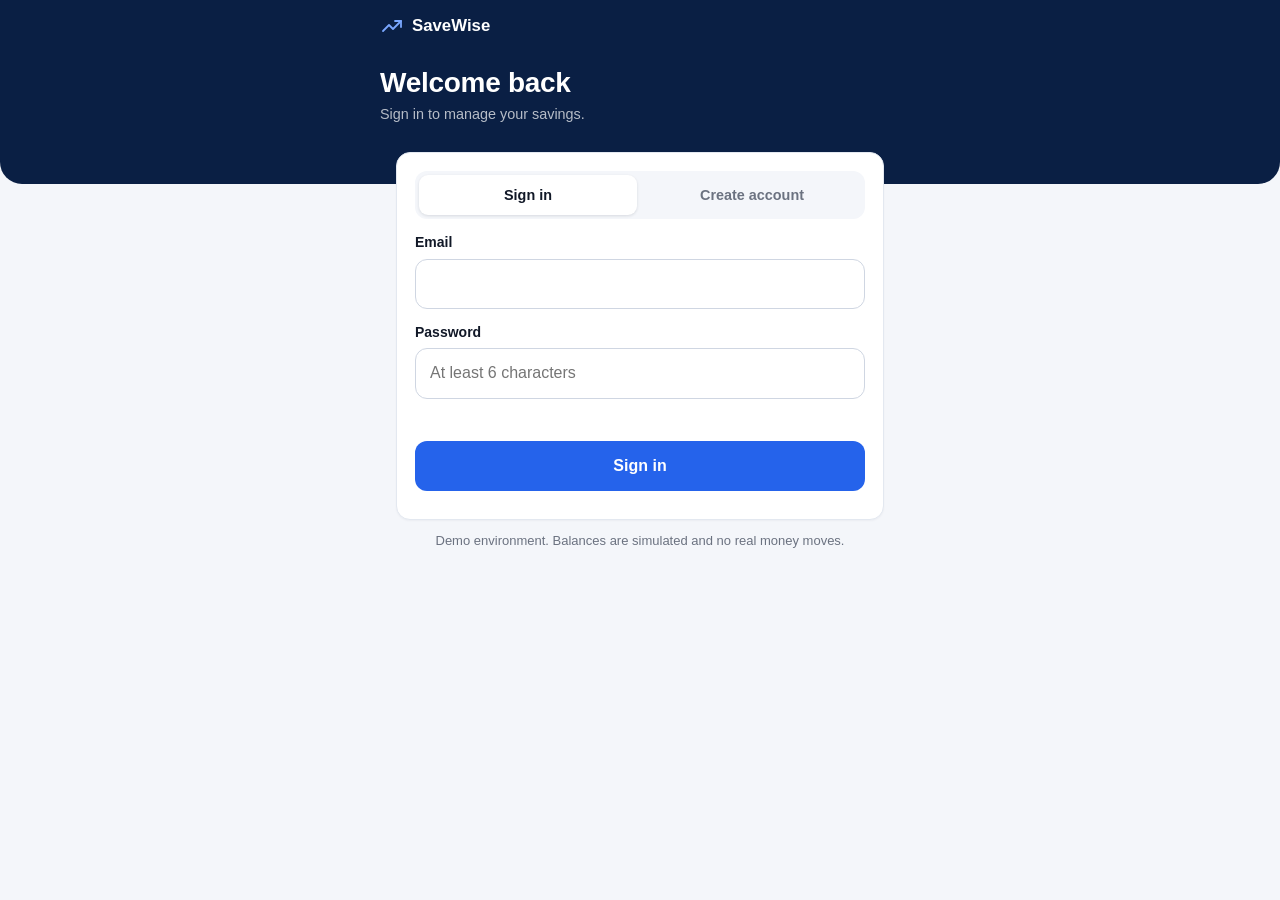
<file: index.html>
<!DOCTYPE html>
<html lang="en">
<head>
<meta charset="UTF-8">
<meta name="viewport" content="width=device-width, initial-scale=1, viewport-fit=cover">
<meta name="theme-color" content="#0a1f44">
<title>Sign in · SaveWise</title>
<link rel="icon" href="icon.svg" type="image/svg+xml">
<link rel="stylesheet" href="style.css">
</head>
<body data-page="login">
<header class="top">
  <div class="wrap">
    <div class="hbar"><div class="brand"><i data-ic="logo" data-s="24"></i><span>SaveWise</span></div></div>
    <h1 class="title">Welcome back</h1>
    <p class="sub">Sign in to manage your savings.</p>
  </div>
</header>
<main class="container">
  <section class="card">
    <div class="seg" id="authTabs">
      <button type="button" data-mode="login" class="on">Sign in</button>
      <button type="button" data-mode="register">Create account</button>
    </div>
    <form id="authForm" novalidate>
      <div id="nameField" style="display:none">
        <label class="lbl" for="full_name">Full name</label>
        <input class="input" id="full_name" type="text" autocomplete="name">
      </div>
      <label class="lbl" for="email">Email</label>
      <input class="input" id="email" type="email" inputmode="email" autocomplete="email">
      <label class="lbl" for="password">Password</label>
      <input class="input" id="password" type="password" autocomplete="current-password" placeholder="At least 6 characters">
      <div class="form-err" id="authErr"></div>
      <button class="btn btn-primary" id="authSubmit" type="submit">Sign in</button>
    </form>
    <p class="small center" id="authHint" style="margin-top:10px"></p>
  </section>
  <p class="small center">Demo environment. Balances are simulated and no real money moves.</p>
</main>
<script src="config.js"></script>
<script src="app.js"></script>
</body>
</html>
</file>
<file: style.css>
:root{
  --navy:#0a1f44;--blue:#2563eb;--blue-soft:#eaf1ff;--bg:#f4f6fa;--surface:#fff;
  --line:#e3e8f0;--text:#111827;--muted:#6b7280;
  --green:#15803d;--green-soft:#e6f4ea;--red:#b42318;--red-soft:#fdecea;--radius:14px;
}
*{box-sizing:border-box;margin:0;padding:0;-webkit-tap-highlight-color:transparent}
html{-webkit-text-size-adjust:100%}
body{font-family:-apple-system,BlinkMacSystemFont,"Segoe UI",Roboto,Helvetica,Arial,sans-serif;background:var(--bg);color:var(--text);min-height:100vh;padding-bottom:calc(84px + env(safe-area-inset-bottom));font-size:16px;line-height:1.4;font-variant-numeric:tabular-nums}
a{color:var(--blue);text-decoration:none}
button{font:inherit;cursor:pointer;border:0;background:none;color:inherit}
[data-ic]{display:inline-flex}
.ic{display:block;flex-shrink:0}
h1,h2,h3{line-height:1.2;font-weight:700}
h2{font-size:1rem;margin-bottom:12px}
h3{font-size:1.05rem}
small,.small{font-size:.8125rem;color:var(--muted)}
.muted{color:var(--muted)}
.center{text-align:center}

/* HEADER */
.top{background:var(--navy);color:#fff;padding:calc(14px + env(safe-area-inset-top)) 20px 60px;border-radius:0 0 22px 22px}
.wrap{max-width:520px;margin:0 auto}
.hbar{display:flex;justify-content:space-between;align-items:center;margin-bottom:28px}
.brand{display:flex;align-items:center;gap:8px;font-weight:700;font-size:1.05rem}
.brand .ic{color:#7aa7ff}
.ghost-btn{display:flex;align-items:center;gap:6px;color:rgba(255,255,255,.75);font-size:.875rem;padding:6px 0}
.eyebrow{font-size:.875rem;color:rgba(255,255,255,.7);margin-bottom:4px}
.amount{font-size:2.5rem;font-weight:700;letter-spacing:-.02em}
.title{font-size:1.75rem;font-weight:700;letter-spacing:-.01em}
.sub{font-size:.9rem;color:rgba(255,255,255,.7);margin-top:4px}
.stats{display:grid;grid-template-columns:repeat(3,1fr);gap:8px;margin-top:20px}
.stat{background:rgba(255,255,255,.08);border-radius:12px;padding:10px 12px}
.stat span{display:block;font-size:.72rem;color:rgba(255,255,255,.65);margin-bottom:2px}
.stat b{font-size:.95rem;font-weight:600}
.actions{display:grid;grid-template-columns:1fr 1fr;gap:10px;margin-top:20px}
.actions.one{grid-template-columns:1fr}

/* LAYOUT */
.container{max-width:520px;margin:-32px auto 0;padding:0 16px}
.card{background:var(--surface);border:1px solid var(--line);border-radius:var(--radius);padding:18px;margin-bottom:12px;box-shadow:0 1px 2px rgba(16,24,40,.04)}
.card-head{display:flex;justify-content:space-between;align-items:center;margin-bottom:12px;gap:10px}
.card-head h2{margin-bottom:0}
.empty{text-align:center;padding:26px 18px}
.empty p{font-weight:600;margin-bottom:4px}
.empty .btn{margin-top:14px}
.split{display:flex;justify-content:space-between;align-items:flex-start;gap:10px;margin-bottom:14px}
.figure{font-size:1.5rem;font-weight:700;margin-top:2px}
.pct{font-size:1.25rem;font-weight:700;color:var(--blue)}
.meta{display:flex;justify-content:space-between;gap:10px;margin:10px 0 14px;font-size:.875rem;color:var(--muted)}
.meta b{color:var(--text)}
.tag{display:inline-block;background:var(--blue-soft);color:var(--blue);padding:4px 10px;border-radius:99px;font-size:.75rem;font-weight:600;white-space:nowrap}
.tag.ok{background:var(--green-soft);color:var(--green)}
.countdown{font-size:1.4rem;font-weight:700;margin:2px 0 12px}
.btnrow{display:flex;gap:10px}
.btnrow .btn-primary{flex:1}

/* BUTTONS */
.btn{display:flex;align-items:center;justify-content:center;gap:8px;width:100%;min-height:50px;padding:13px 16px;border-radius:12px;font-weight:600;font-size:1rem;text-align:center}
.btn-primary{background:var(--blue);color:#fff}
.btn-light{background:#fff;color:var(--navy)}
.btn-outline{border:1px solid rgba(255,255,255,.35);color:#fff}
.btn-soft{background:var(--blue-soft);color:var(--blue)}
.btn-danger{background:var(--red);color:#fff}
.btn-danger-soft{background:var(--red-soft);color:var(--red)}
.btn-quiet{color:var(--muted);margin-top:4px}
.btn-sm{display:inline-flex;width:auto;min-height:0;padding:9px 14px;font-size:.875rem;border-radius:10px}
.btn:disabled{opacity:.55}

/* FORMS */
.lbl{display:block;font-weight:600;font-size:.875rem;margin-bottom:6px}
.input{width:100%;padding:13px 14px;border:1px solid #cfd6e2;border-radius:12px;font:inherit;font-size:1rem;margin-bottom:14px;background:#fff;color:var(--text)}
.input:focus{outline:2px solid var(--blue);outline-offset:-1px;border-color:var(--blue)}
.form-err{color:var(--red);font-size:.875rem;min-height:20px;margin-bottom:8px}
.seg{display:flex;gap:6px;margin-bottom:14px;background:var(--bg);padding:4px;border-radius:12px}
.seg button{flex:1;padding:10px 6px;border-radius:9px;font-weight:600;font-size:.9rem;color:var(--muted)}
.seg button.on{background:#fff;color:var(--text);box-shadow:0 1px 3px rgba(16,24,40,.12)}

/* ROWS */
.row{display:flex;align-items:center;gap:12px;padding:12px 0;border-bottom:1px solid var(--line);color:inherit}
.row:first-child{padding-top:0}
.row:last-child{border-bottom:0;padding-bottom:0}
.row-ic{width:40px;height:40px;border-radius:12px;display:flex;align-items:center;justify-content:center;flex-shrink:0}
.row-main{flex:1;min-width:0}
.row-main b{display:block;font-size:.95rem;font-weight:600}
.row-main small{display:block;overflow:hidden;text-overflow:ellipsis;white-space:nowrap}
.row-end{display:flex;align-items:center;gap:6px;font-weight:600;white-space:nowrap}
.row-end .ic{color:#9aa4b2}
.t-flex{background:var(--blue-soft);color:var(--blue)}
.t-lock{background:#e8ebf5;color:var(--navy)}
.t-goal{background:var(--green-soft);color:var(--green)}
.t-out{background:var(--red-soft);color:var(--red)}
.t-neu{background:#eef1f6;color:#475467}
.pos{color:var(--green)}
.neg{color:var(--red)}

/* PROGRESS */
.track{height:8px;background:#e8edf5;border-radius:99px;overflow:hidden}
.fill{height:100%;background:var(--blue);border-radius:99px;transition:width .5s}
.fill.done{background:var(--green)}
.prow{margin-bottom:16px}
.prow:last-child{margin-bottom:0}
.prow-top{display:flex;justify-content:space-between;margin-bottom:7px;font-size:.92rem}
.prow-top span{color:var(--muted)}

/* BOTTOM NAV */
.nav{position:fixed;left:0;right:0;bottom:0;background:#fff;border-top:1px solid var(--line);display:flex;justify-content:space-around;padding:6px 6px calc(6px + env(safe-area-inset-bottom));z-index:20}
.nav a{flex:1;max-width:120px;display:flex;flex-direction:column;align-items:center;gap:3px;font-size:.72rem;font-weight:600;color:#8b95a5;padding:6px 0}
.nav a.on{color:var(--blue)}

/* SHEET */
.sheet{position:fixed;inset:0;background:rgba(10,31,68,.5);display:none;align-items:flex-end;z-index:50}
.sheet.show{display:flex}
.sheet-box{background:#fff;width:100%;max-width:520px;margin:0 auto;border-radius:20px 20px 0 0;padding:12px 20px calc(20px + env(safe-area-inset-bottom));animation:up .22s ease;max-height:92vh;overflow:auto}
.sheet-handle{width:40px;height:4px;background:var(--line);border-radius:9px;margin:0 auto 14px}
.sheet-box h3{font-size:1.2rem;margin-bottom:6px}
.sheet-note{margin-bottom:14px;font-size:.9rem;line-height:1.45}
@keyframes up{from{transform:translateY(40px);opacity:0}to{transform:none;opacity:1}}

/* TOAST + LOADER */
#toasts{position:fixed;top:calc(12px + env(safe-area-inset-top));left:12px;right:12px;z-index:100;display:flex;flex-direction:column;gap:8px;align-items:center;pointer-events:none}
.toast{background:var(--navy);color:#fff;padding:12px 16px;border-radius:12px;font-weight:500;font-size:.92rem;max-width:480px;box-shadow:0 8px 24px rgba(0,0,0,.2);transition:all .35s}
.toast.ok{background:#14532d}
.toast.err{background:#912018}
.toast.out{opacity:0;transform:translateY(-8px)}
.loader{position:fixed;inset:0;background:rgba(244,246,250,.96);display:none;flex-direction:column;align-items:center;justify-content:center;gap:14px;z-index:90;padding:30px;text-align:center}
.loader.show{display:flex}
.loader p{color:var(--muted);max-width:280px;font-size:.9rem}
.spinner{width:34px;height:34px;border:3px solid #dbe4f3;border-top-color:var(--blue);border-radius:50%;animation:spin .8s linear infinite}
@keyframes spin{to{transform:rotate(360deg)}}
.err-card{text-align:center}
.err-card p{margin:6px 0 14px}
</file>
